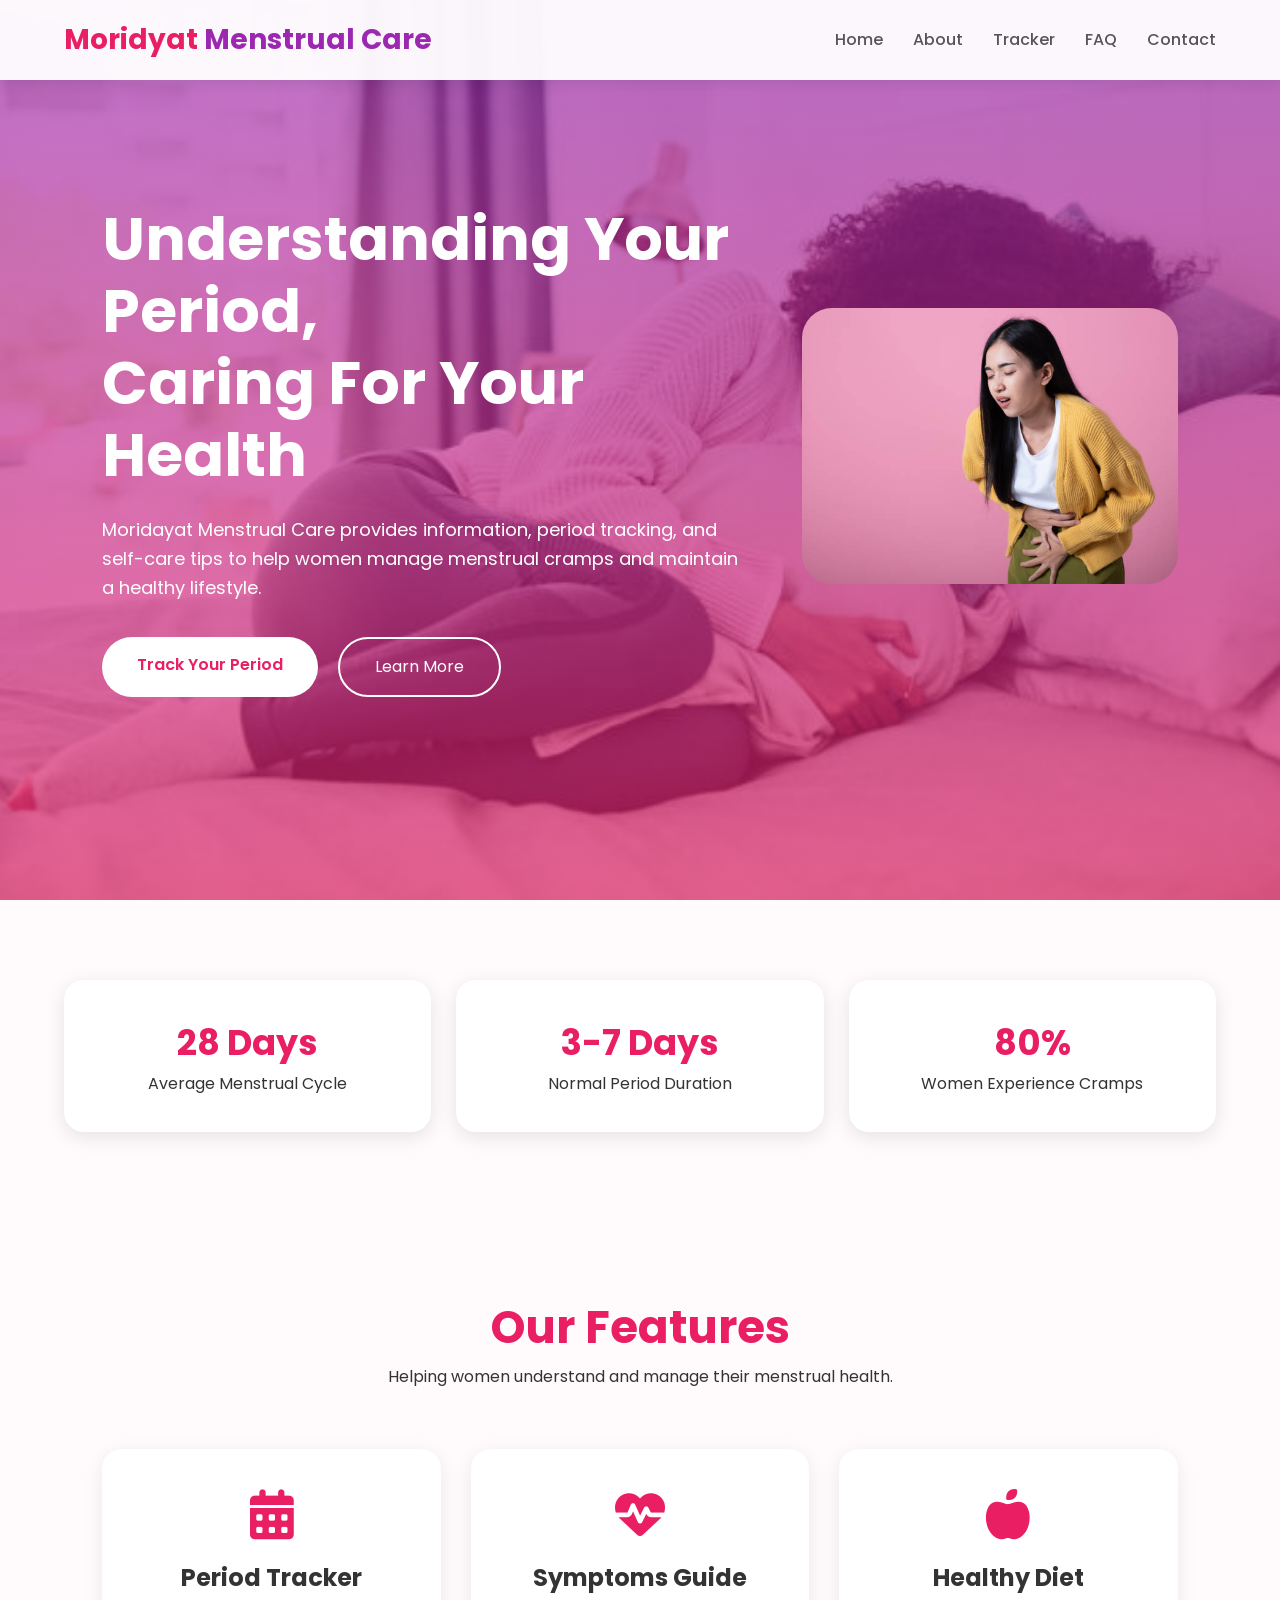
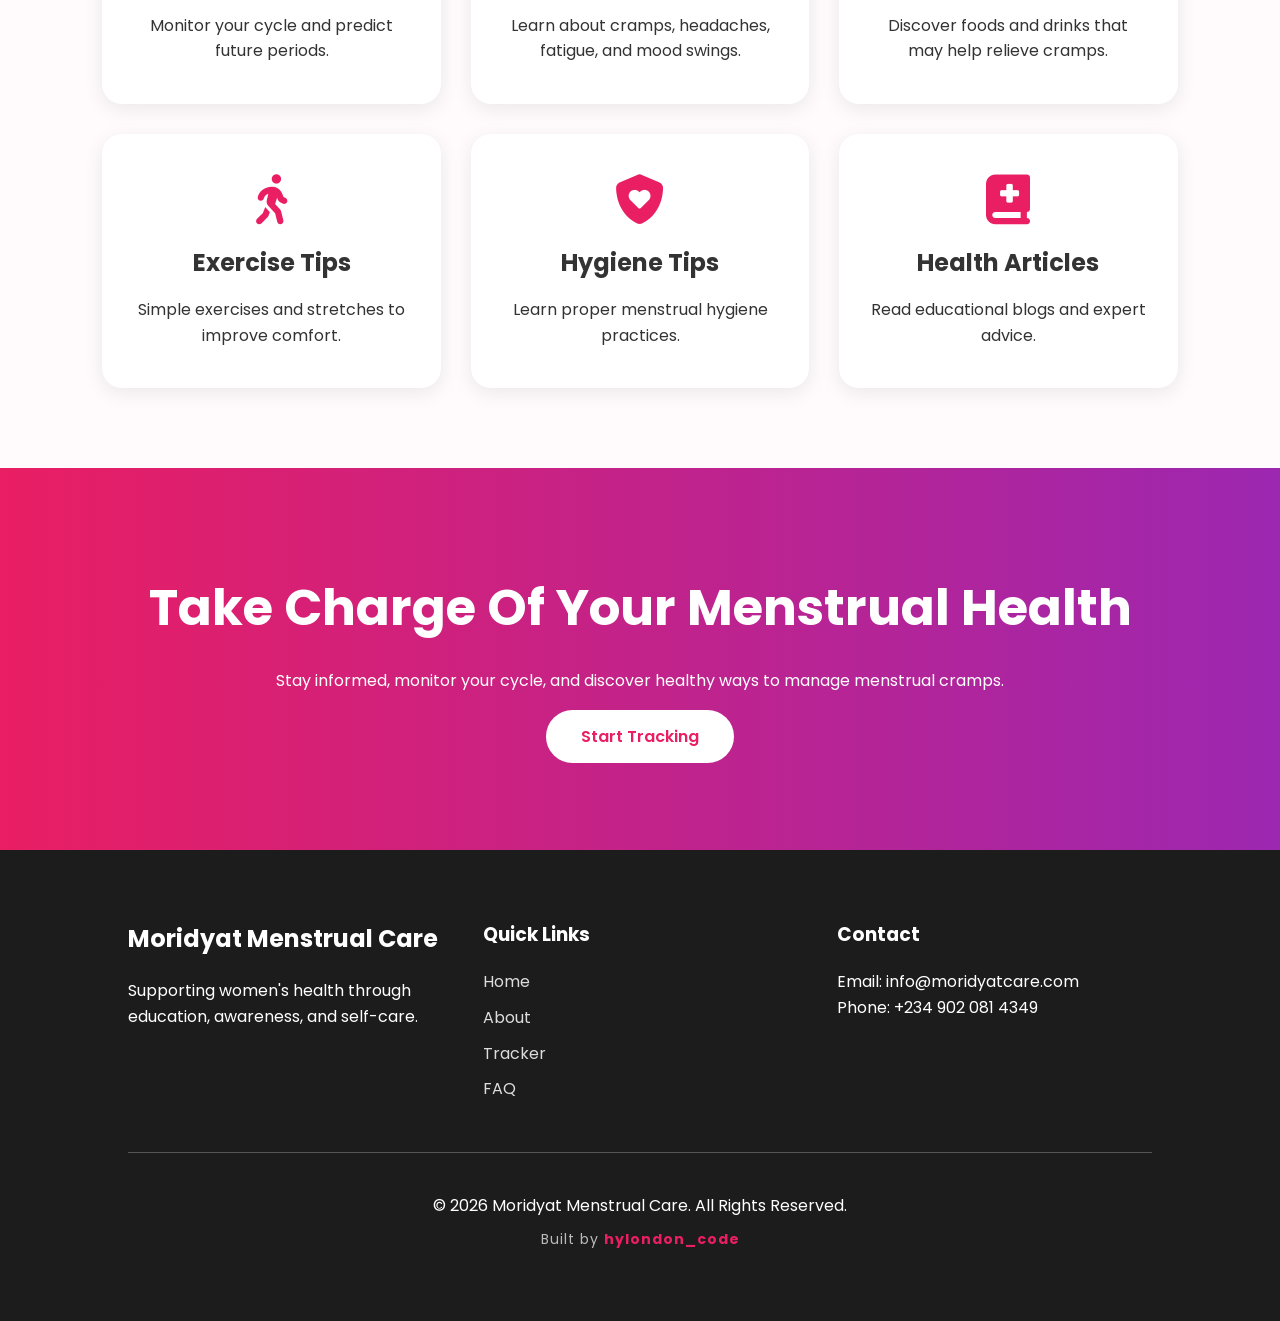
<file: index.html>
<!DOCTYPE html>
<html lang="en">

<head>
    <meta charset="UTF-8">
    <meta name="viewport" content="width=device-width, initial-scale=1.0">
    <title>Moridayat Menstrual Care</title>


    <link rel="preconnect" href="https://fonts.googleapis.com">
    <link href="https://fonts.googleapis.com/css2?family=Poppins:wght@300;400;500;600;700&display=swap"
        rel="stylesheet">


    <link rel="stylesheet" href="style.css">


    <link rel="stylesheet" href="https://cdnjs.cloudflare.com/ajax/libs/font-awesome/6.7.2/css/all.min.css">
</head>

<body>


    <header>
        <nav>
            <div class="logo">
                Moridyat <span>Menstrual Care</span>
            </div>

            <ul class="nav-links">
                <li><a href="#hero-home">Home</a></li>
                <li><a href="about.html">About</a></li>
                <li><a href="tracker.html">Tracker</a></li>
                <li><a href="faq.html">FAQ</a></li>
                <li><a href="#contact">Contact</a></li>
            </ul>

            <button id="menu-btn">
                ☰
            </button>
        </nav>
    </header>


    <section class="hero" id="hero-home">

        <div class="hero-text">
            <h1>
                Understanding Your Period,<br>
                Caring For Your Health
            </h1>

            <p>
                Moridayat Menstrual Care provides information,
                period tracking, and self-care tips to help women
                manage menstrual cramps and maintain a healthy lifestyle.
            </p>

            <div class="hero-buttons">
                <a href="tracker.html" class="btn">Track Your Period</a>

                <a href="about.html" class="btn2">
                    Learn More
                </a>
            </div>
        </div>

        <div class="hero-image">
            <img src="images/pic3.png" alt="Women's Health">
        </div>

    </section>


    <section class="stats">

        <div class="stat-box">
            <h2>28 Days</h2>
            <p>Average Menstrual Cycle</p>
        </div>

        <div class="stat-box">
            <h2>3-7 Days</h2>
            <p>Normal Period Duration</p>
        </div>

        <div class="stat-box">
            <h2>80%</h2>
            <p>Women Experience Cramps</p>
        </div>

    </section>


    <section class="services">

        <div class="heading">
            <h1>Our Features</h1>
            <p>Helping women understand and manage their menstrual health.</p>
        </div>

        <div class="service-container">

            <div class="card">
                <i class="fa-solid fa-calendar-days"></i>
                <h2>Period Tracker</h2>
                <p>
                    Monitor your cycle and predict future periods.
                </p>
            </div>

            <div class="card">
                <i class="fa-solid fa-heart-pulse"></i>
                <h2>Symptoms Guide</h2>
                <p>
                    Learn about cramps, headaches, fatigue, and mood swings.
                </p>
            </div>

            <div class="card">
                <i class="fa-solid fa-apple-whole"></i>
                <h2>Healthy Diet</h2>
                <p>
                    Discover foods and drinks that may help relieve cramps.
                </p>
            </div>

            <div class="card">
                <i class="fa-solid fa-person-walking"></i>
                <h2>Exercise Tips</h2>
                <p>
                    Simple exercises and stretches to improve comfort.
                </p>
            </div>


            <div class="card">
                <i class="fa-solid fa-shield-heart"></i>
                <h2>Hygiene Tips</h2>
                <p>
                    Learn proper menstrual hygiene practices.
                </p>
            </div>

            <div class="card">
                <i class="fa-solid fa-book-medical"></i>
                <h2>Health Articles</h2>
                <p>
                    Read educational blogs and expert advice.
                </p>
            </div>





        </div>

    </section>


    <section class="cta">

        <h1>Take Charge Of Your Menstrual Health</h1>

        <p>
            Stay informed, monitor your cycle, and discover healthy
            ways to manage menstrual cramps.
        </p>

        <a href="tracker.html" class="btn">
            Start Tracking
        </a>

    </section>

    <footer id="contact">

        <div class="footer-content">

            <div class="footer-box">
                <h2>Moridyat Menstrual Care</h2>
                <p>
                    Supporting women's health through education,
                    awareness, and self-care.
                </p>
            </div>

            <div class="footer-box">
                <h3>Quick Links</h3>

                <a href="#">Home</a>
                <a href="about.html">About</a>
                <a href="tracker.html">Tracker</a>
                <a href="faq.html">FAQ</a>
            </div>

            <div class="footer-box">
                <h3>Contact</h3>

                <p>Email: info@moridyatcare.com</p>
                <p>Phone: +234 902 081 4349 </p>
            </div>

        </div>

        <hr>

        <p class="copyright">
            © 2026 Moridyat Menstrual Care. All Rights Reserved.
        </p>
        <p class="built-by">
            Built by <strong>hylondon_code</strong>
        </p>

    </footer>

    <script src="script.js"></script>

</body>

</html>
</file>
<file: style.css>
* {
    margin: 0;
    padding: 0;
    box-sizing: border-box;
    font-family: 'Poppins', sans-serif;
}

html {
    scroll-behavior: smooth;
}

body {
    background: #fffafc;
    color: #333;
    line-height: 1.6;
}


header {
    position: fixed;
    top: 0;
    left: 0;
    width: 100%;
    background: rgba(255, 255, 255, .95);
    box-shadow: 0 3px 15px rgba(0, 0, 0, .1);
    z-index: 1000;
}

nav {
    width: 90%;
    margin: auto;
    height: 80px;
    display: flex;
    justify-content: space-between;
    align-items: center;
}

.logo {
    font-size: 28px;
    font-weight: 700;
    color: #E91E63;
}

.logo span {
    color: #9C27B0;
}

.nav-links {
    display: flex;
    list-style: none;
    gap: 30px;
}

.nav-links a {
    text-decoration: none;
    color: #555;
    font-weight: 500;
    transition: .3s;
}

.nav-links a:hover {
    color: #E91E63;
}

#menu-btn {
    display: none;
    font-size: 28px;
    background: none;
    border: none;
    cursor: pointer;
    color: #E91E63;
}


.hero {
    min-height: 100vh;
    display: flex;
    justify-content: space-between;
    gap: 50px;
    align-items: center;
    padding: 120px 8%;
    background:
        linear-gradient(rgba(156, 39, 176, .65),
            rgba(233, 30, 99, .65)),
        url("../images/pic2.png");

    background-size: cover;
    background-position: center;
    background-repeat: no-repeat;
    color: white;
}

.hero-text {
    max-width: 650px;
}

.hero-text h1 {
    font-size: 60px;
    line-height: 1.2;
    margin-bottom: 25px;
}

.hero-text p {
    font-size: 18px;
    margin-bottom: 35px;
}


.hero-buttons {
    display: flex;
    gap: 20px;
}

.hero-image img {
    border-radius: 30px;
    width: 500px;
    max-width: 100%;
}


@media (max-width: 900px) {

    #menu-btn {
        display: block;
        color: #E91E63;
        font-size: 28px;
    }

    .nav-links {
        position: absolute;
        top: 80px;
        right: -100%;
        width: 250px;
        background: white;
        list-style: none;
        flex-direction: column;
        gap: 20px;
        padding: 25px;
        box-shadow: 0 10px 20px rgba(0, 0, 0, .1);
        transition: .4s;
        display: flex;
    }

    .nav-links.active {
        right: 0;
    }
}

@media (max-width: 768px) {
    .hero {
        flex-direction: column;
        text-align: center;
        padding: 80px 5%;
        gap: 20px;
    }
}

@media (max-width: 480px) {
    .hero {
        padding: 60px 5%;
    }
}



@media (max-width: 992px) {



    .hero-text {
        max-width: 100%;
    }

    .hero-text h1 {
        font-size: 45px;
    }

    .hero-image {
        margin-top: 40px;
        width: 100%;
    }

    .hero-image img {
        width: 100%;
        max-width: 450px;
    }

    .service-container {
        grid-template-columns: repeat(2, 1fr);
    }

    .stats {
        grid-template-columns: repeat(2, 1fr);
    }
}


@media (max-width:768px) {

    .hero {
        flex-direction: column;
        text-align: center;
        min-height: auto;
    }

    .hero-text h1 {
        font-size: 35px;
        line-height: 1.3;
    }

    .hero-text p {
        font-size: 16px;
    }

    .hero-buttons {
        justify-content: center;
        flex-wrap: wrap;
    }

    .hero-image img {
        width: 100%;
        max-width: 350px;
        margin-top: 40px;
    }

    .stats {
        grid-template-columns: 1fr;
    }

    .service-container {
        grid-template-columns: 1fr;
    }

    .footer-content {
        grid-template-columns: 1fr;
        text-align: center;
    }

    .cta h1 {
        font-size: 32px;
    }
}


@media (max-width: 430px) {

    .logo {
        font-size: 20px;
    }

    .hero {
        padding: 100px 20px 60px;
    }

    .hero-text h1 {
        font-size: 28px;
    }

    .hero-text p {
        font-size: 15px;
    }

    .btn,
    .btn2 {
        width: 100%;
        text-align: center;
    }

    .card {
        padding: 30px 20px;
    }

    .heading h1 {
        font-size: 32px;
    }

    .cta h1 {
        font-size: 28px;
    }
}

.btn {
    background: white;
    color: #E91E63;
    text-decoration: none;
    padding: 15px 35px;
    border-radius: 50px;
    font-weight: 600;
    transition: .4s;
}

.btn:hover {
    background: #E91E63;
    color: white;
}

.btn2 {
    border: 2px solid white;
    color: white;
    text-decoration: none;
    padding: 15px 35px;
    border-radius: 50px;
    transition: .4s;
}

.btn2:hover {
    background: white;
    color: #E91E63;
}


.stats {
    width: 90%;
    margin: 80px auto;
    display: grid;
    grid-template-columns: repeat(auto-fit, minmax(250px, 1fr));
    gap: 25px;
}

.stat-box {
    background: white;
    padding: 35px;
    text-align: center;
    border-radius: 20px;
    box-shadow: 0 5px 20px rgba(0, 0, 0, .1);
}

.stat-box h2 {
    color: #E91E63;
    font-size: 35px;
}


.services {
    padding: 80px 8%;
}

.heading {
    text-align: center;
    margin-bottom: 60px;
}

.heading h1 {
    color: #E91E63;
    font-size: 45px;
}

.service-container {
    display: grid;
    grid-template-columns: repeat(auto-fit, minmax(300px, 1fr));
    gap: 30px;
}

.card {
    background: white;
    padding: 40px 30px;
    border-radius: 20px;
    box-shadow: 0 5px 20px rgba(0, 0, 0, .08);
    transition: .4s;
    text-align: center;
}

.card:hover {
    transform: translateY(-10px);
}



.card i {
    font-size: 50px;
    color: #E91E63;
    margin-bottom: 20px;
}

.card h2 {
    margin-bottom: 15px;
}


.cta {
    background: linear-gradient(to right, #E91E63, #9C27B0);
    color: white;
    text-align: center;
    padding: 100px 10%;
}

.cta h1 {
    font-size: 50px;
    margin-bottom: 20px;
}

.cta p {
    margin-bottom: 30px;
}


footer {
    background: #1c1c1c;
    color: white;
    padding: 70px 10%;
}

.footer-content {
    display: grid;
    grid-template-columns: repeat(auto-fit, minmax(250px, 1fr));
    gap: 40px;
}

.footer-box h2,
.footer-box h3 {
    margin-bottom: 20px;
}

.footer-box a {
    display: block;
    color: #ddd;
    text-decoration: none;
    margin-bottom: 10px;
}

.footer-box a:hover {
    color: #ff7db0;
}

hr {
    margin: 40px 0;
    border: none;
    height: 1px;
    background: #555;
}

.copyright {
    text-align: center;
}



.built-by {
    text-align: center;
    margin-top: 10px;
    font-size: 14px;
    color: #bbb;
    letter-spacing: 1px;
}

.built-by strong {
    color: #E91E63;
}

@media(max-width:900px) {

    .hero {
        text-align: center;
    }

    .hero-text h1 {
        font-size: 40px;
    }

    .hero-buttons {
        justify-content: center;
        flex-wrap: wrap;
    }


    .cta h1 {
        font-size: 35px;
    }
}
</file>
